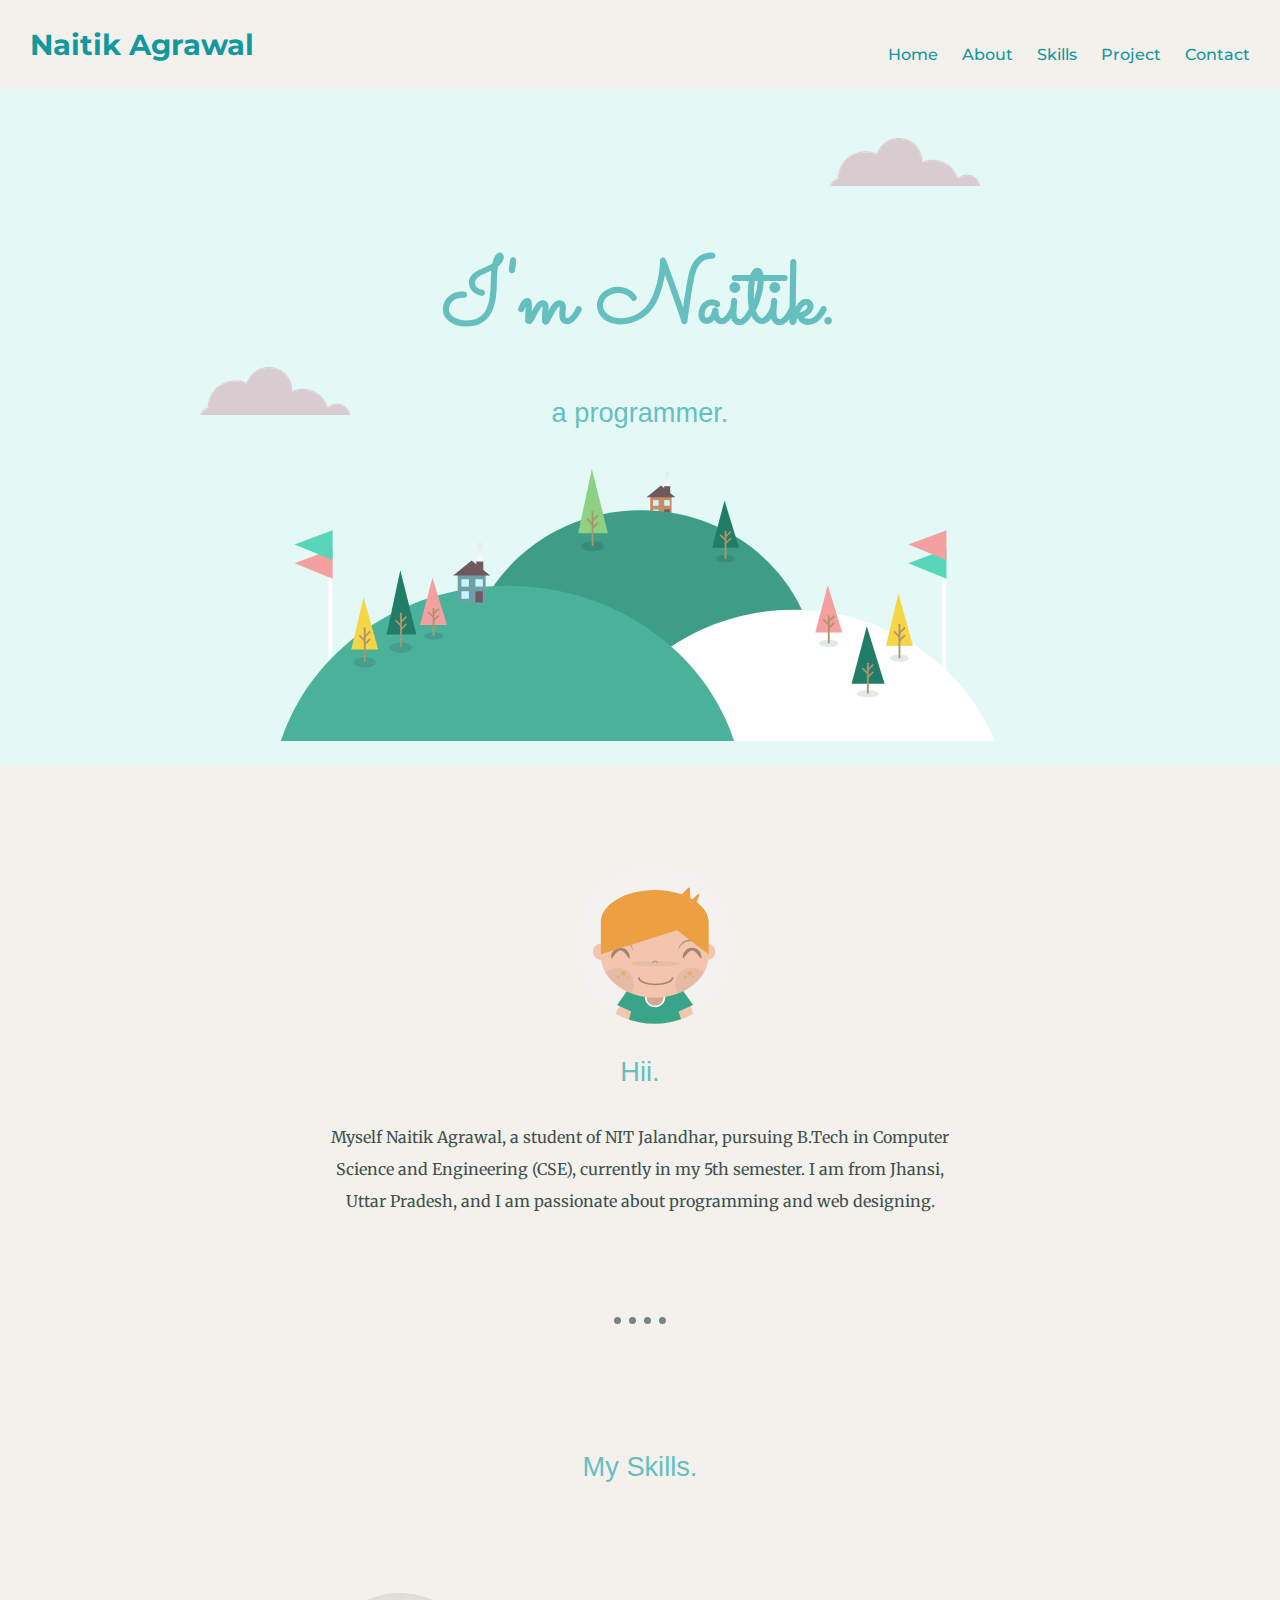
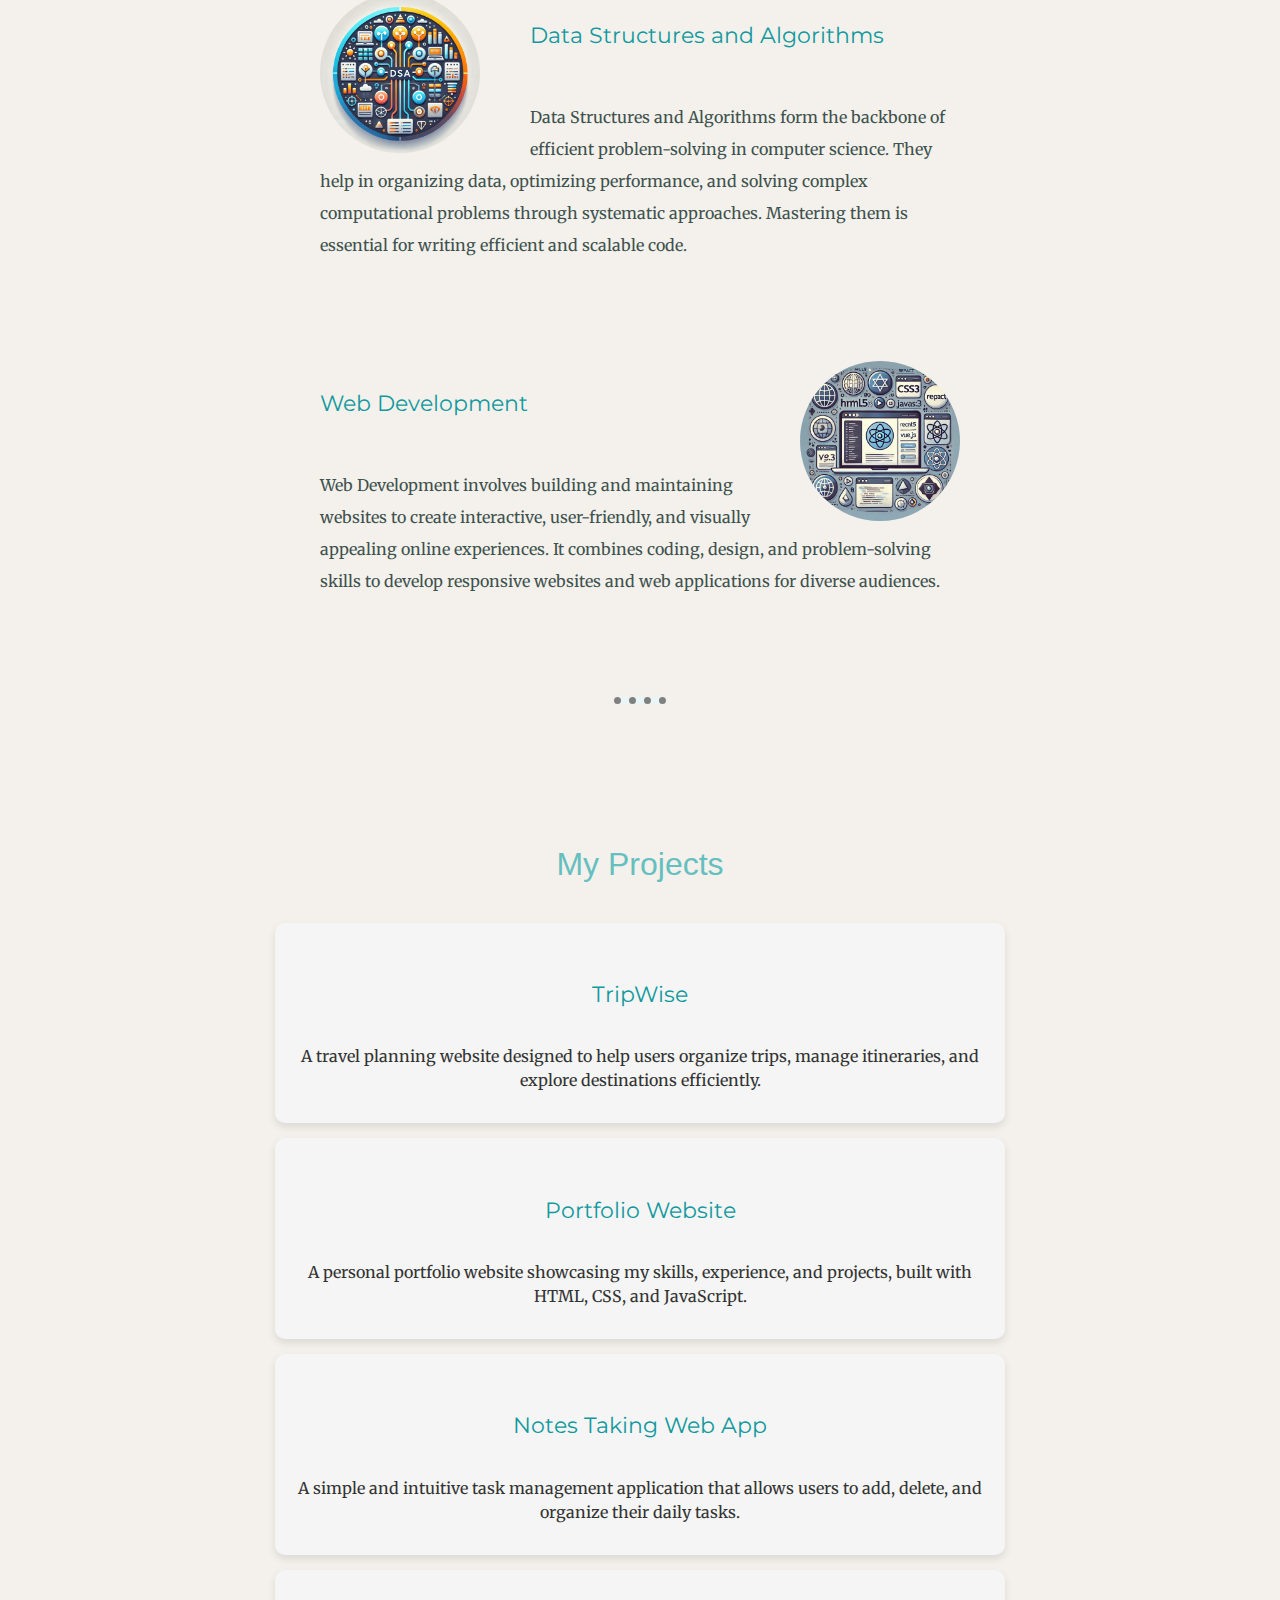
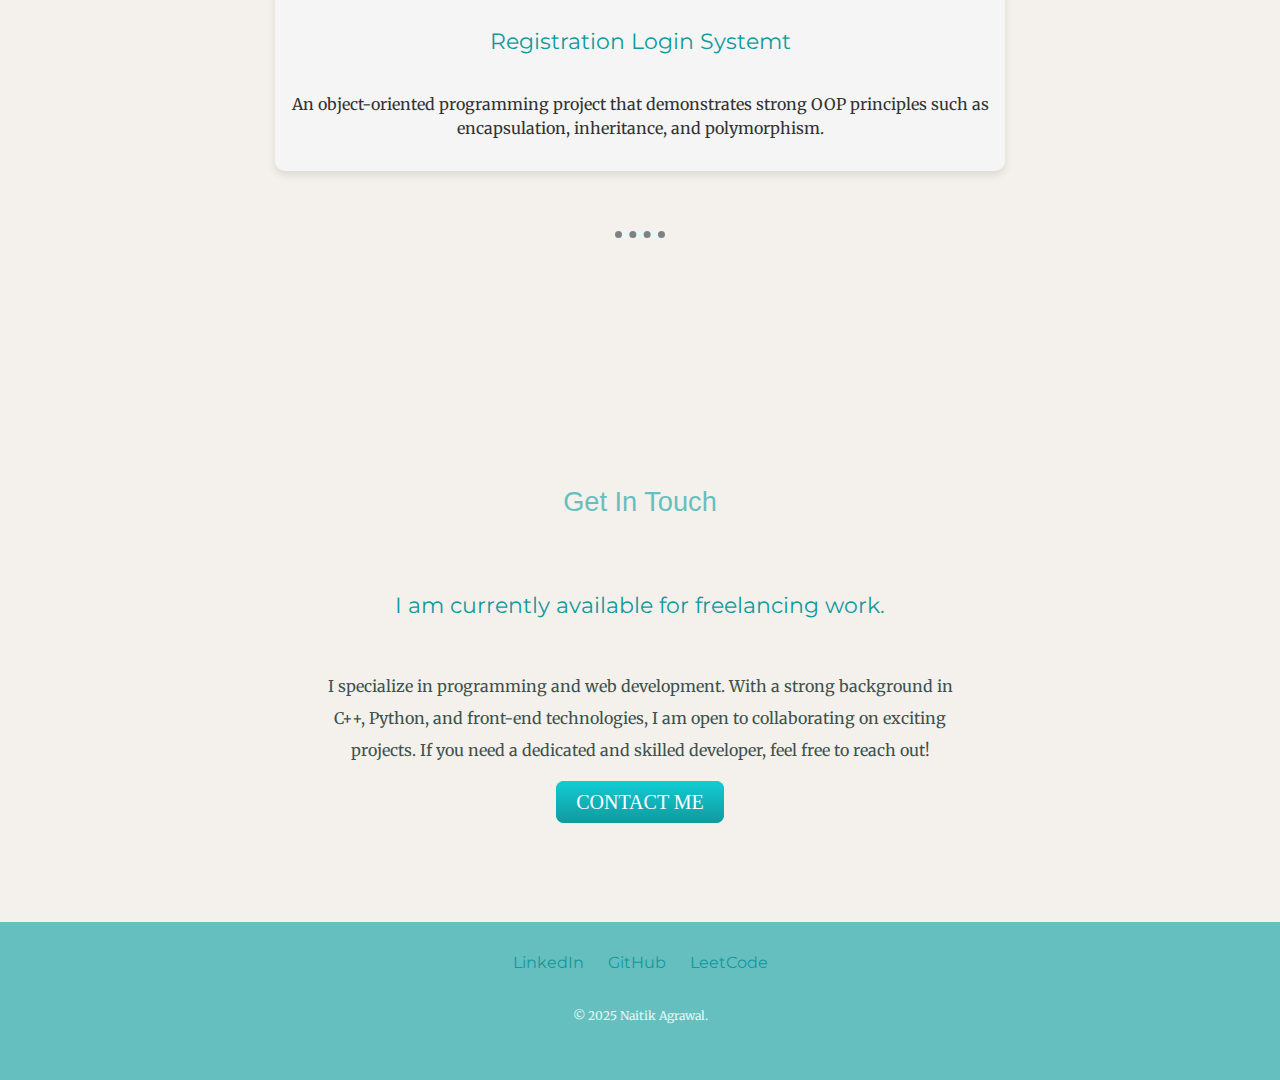
<file: index.html>
<!DOCTYPE html>
<html lang="en">

<head>
  <meta charset="UTF-8">
  <meta name="viewport" content="width=device-width, initial-scale=1.0">
  <title>My_Project</title>
  <link rel="stylesheet" href="style2.css">
  <link rel="icon" href="favicon-32x32.ico">
  <link rel="preconnect" href="https://fonts.googleapis.com">
  <link rel="preconnect" href="https://fonts.gstatic.com" crossorigin>
  <link
    href="https://fonts.googleapis.com/css2?family=Merriweather:wght@300;400;700;900&family=Montserrat:wght@100..900&family=Sacramento&display=swap"
    rel="stylesheet">
  <script src="jav2.js" defer></script>
</head>

<body>

<header class="header">
    <div class="container">
      <a href="#home" class="logo">Naitik Agrawal</a>
      <nav class="navbar">
        <a href="#home" class="navbar-link">Home</a>
        <a href="#about" class="navbar-link">About</a>
        <a href="#skills" class="navbar-link">Skills</a>
        <a href="#projects" class="navbar-link">Project</a>
        <a href="#contact" class="navbar-link">Contact</a>
      </nav>
    </div>
  </header>


  <!-- HOME SECTION -->
  <section id="home" class="basic">
    <div><img class="topcloud" src="cloud.png" alt="cloud-img"></div>
    <h1>I'm Naitik.</h1>
    <h2>a programmer.</h2>
    <img class="bottoncloud" src="cloud.png" alt="cloud-img">
    <img src="land.svg" alt="land-img" width="60%">
  </section>

  <!-- ABOUT SECTION -->
  <section id="about" class="middle-container">
    <div class="profile">
      <img class="img_skill0" src="meii.svg" alt="image">
      <h2>Hii.</h2>
      <p>Myself Naitik Agrawal, a student of NIT Jalandhar, pursuing B.Tech in Computer Science and Engineering (CSE),
        currently in my 5th semester. I am from Jhansi, Uttar Pradesh, and I am passionate about programming and web
        designing.</p>
    </div>
    <hr>
  </section>

  <!-- SKILLS SECTION -->
  <section id="skills" class="skills">
    <h2>My Skills.</h2>
    <div class="skill-row">
      <img class="img_skill1" src="b46cd4a8-7b7d-4652-bb2f-819dfbac0af4.webp" alt="dsa image">
      <h3>Data Structures and Algorithms</h3>
      <p>Data Structures and Algorithms form the backbone of efficient problem-solving in computer science.
        They help in organizing data, optimizing performance, and solving complex computational problems
        through systematic approaches. Mastering them is essential for writing efficient and scalable code.
      </p>
    </div>
    <div class="skill-row">
      <img class="img_skill2" src="985d630e-a834-4d5b-9e8c-a7b5b5ddd760.webp" alt="webdev image">
      <h3>Web Development</h3>
      <p>Web Development involves building and maintaining websites to create interactive, user-friendly, and
        visually appealing online experiences. It combines coding, design, and problem-solving skills to
        develop responsive websites and web applications for diverse audiences.</p>
    </div>
    <hr>
  </section>
   <!-- PROJECTS SECTION -->
<section id="projects" class="projects">
  <h2>My Projects</h2>

  <div class="project-item">
    <h3><a href="https://github.com/NaitikAgrawal043/Travel-Website" target="_blank">TripWise</a></h3>
    <p>A travel planning website designed to help users organize trips, manage itineraries, and explore destinations efficiently.</p>
  </div>

  <div class="project-item">
    <h3><a href="https://github.com/NaitikAgrawal043/Portfolio-website" target="_blank">Portfolio Website</a></h3>
    <p>A personal portfolio website showcasing my skills, experience, and projects, built with HTML, CSS, and JavaScript.</p>
  </div>

  <div class="project-item">
    <h3><a href="https://github.com/NaitikAgrawal043/Notes-Takinge" target="_blank">Notes Taking Web App</a></h3>
    <p>A simple and intuitive task management application that allows users to add, delete, and organize their daily tasks.</p>
  </div>

  <div class="project-item">
    <h3><a href="https://github.com/NaitikAgrawal043/Registration-Login-System" target="_blank">Registration Login Systemt</a></h3>
    <p>An object-oriented programming project that demonstrates strong OOP principles such as encapsulation, inheritance, and polymorphism.</p>
  </div>
  
  <hr>
</section>

  <!-- CONTACT SECTION -->
  <section id="contact" class="contact-me">
    <h2>Get In Touch</h2>
    <h3>I am currently available for freelancing work.</h3>
    <p>I specialize in programming and web development. With a strong background in C++, Python, and front-end
      technologies, I am open to collaborating on exciting projects. If you need a dedicated and skilled developer,
      feel free to reach out!</p>
    <a class="btn" href="mailto:agrawalnaitik043@email.com">CONTACT ME</a>
  </section>

  <!-- FOOTER -->
  <footer class="foot">
    <div class="bottom-container">
      <a class="footer-link"
        href="https://www.linkedin.com/in/naitik-agrawal-9b832128a?utm_source=share&utm_campaign=share_via&utm_content=profile&utm_medium=android_app"
        style="color: #545454;">LinkedIn</a>
      <a class="footer-link" href="https://github.com/NaitikAgrawal043" style="color: #545454;">GitHub</a>
      <a class="footer-link" href="https://leetcode.com/u/Naitik_Agrawal/" style="color: #545454;">LeetCode</a>
      <p class="copyright">© 2025 Naitik Agrawal.</p>
    </div>
  </footer>

</body>
</html>
</file>
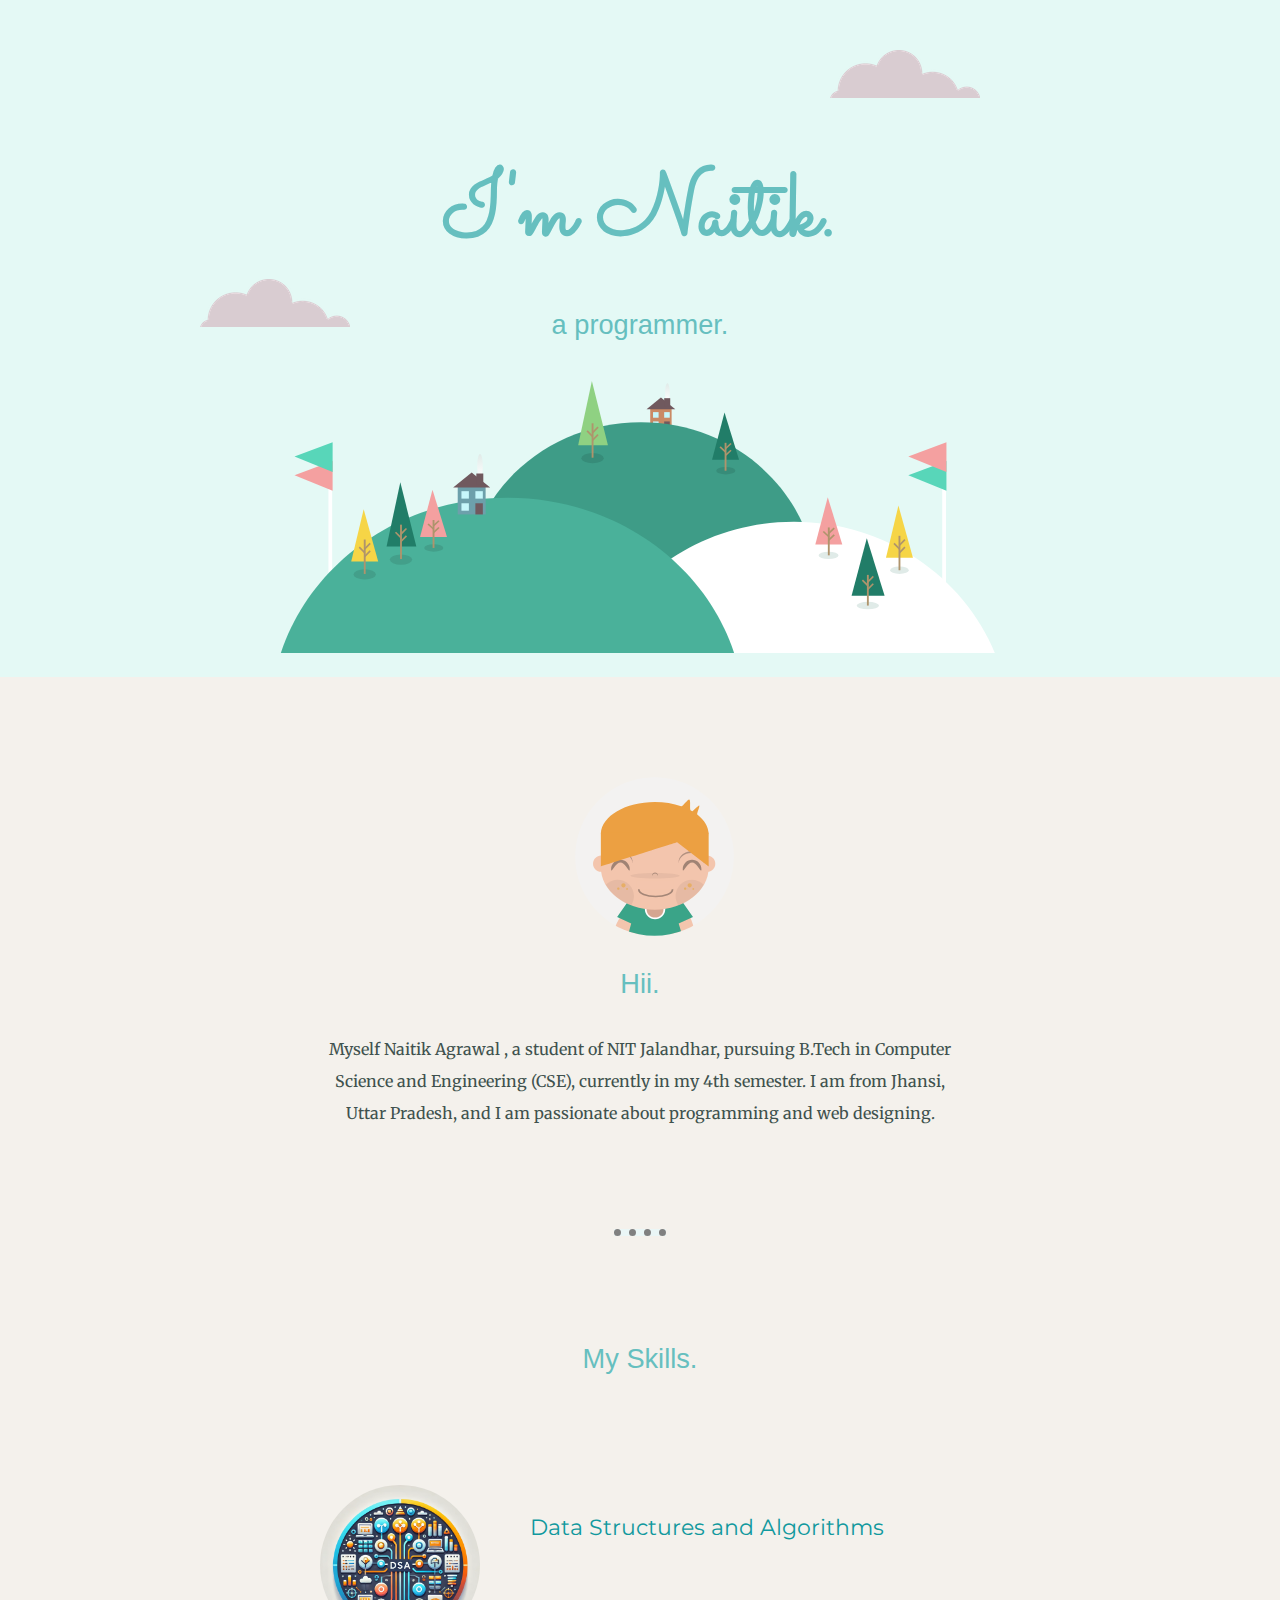
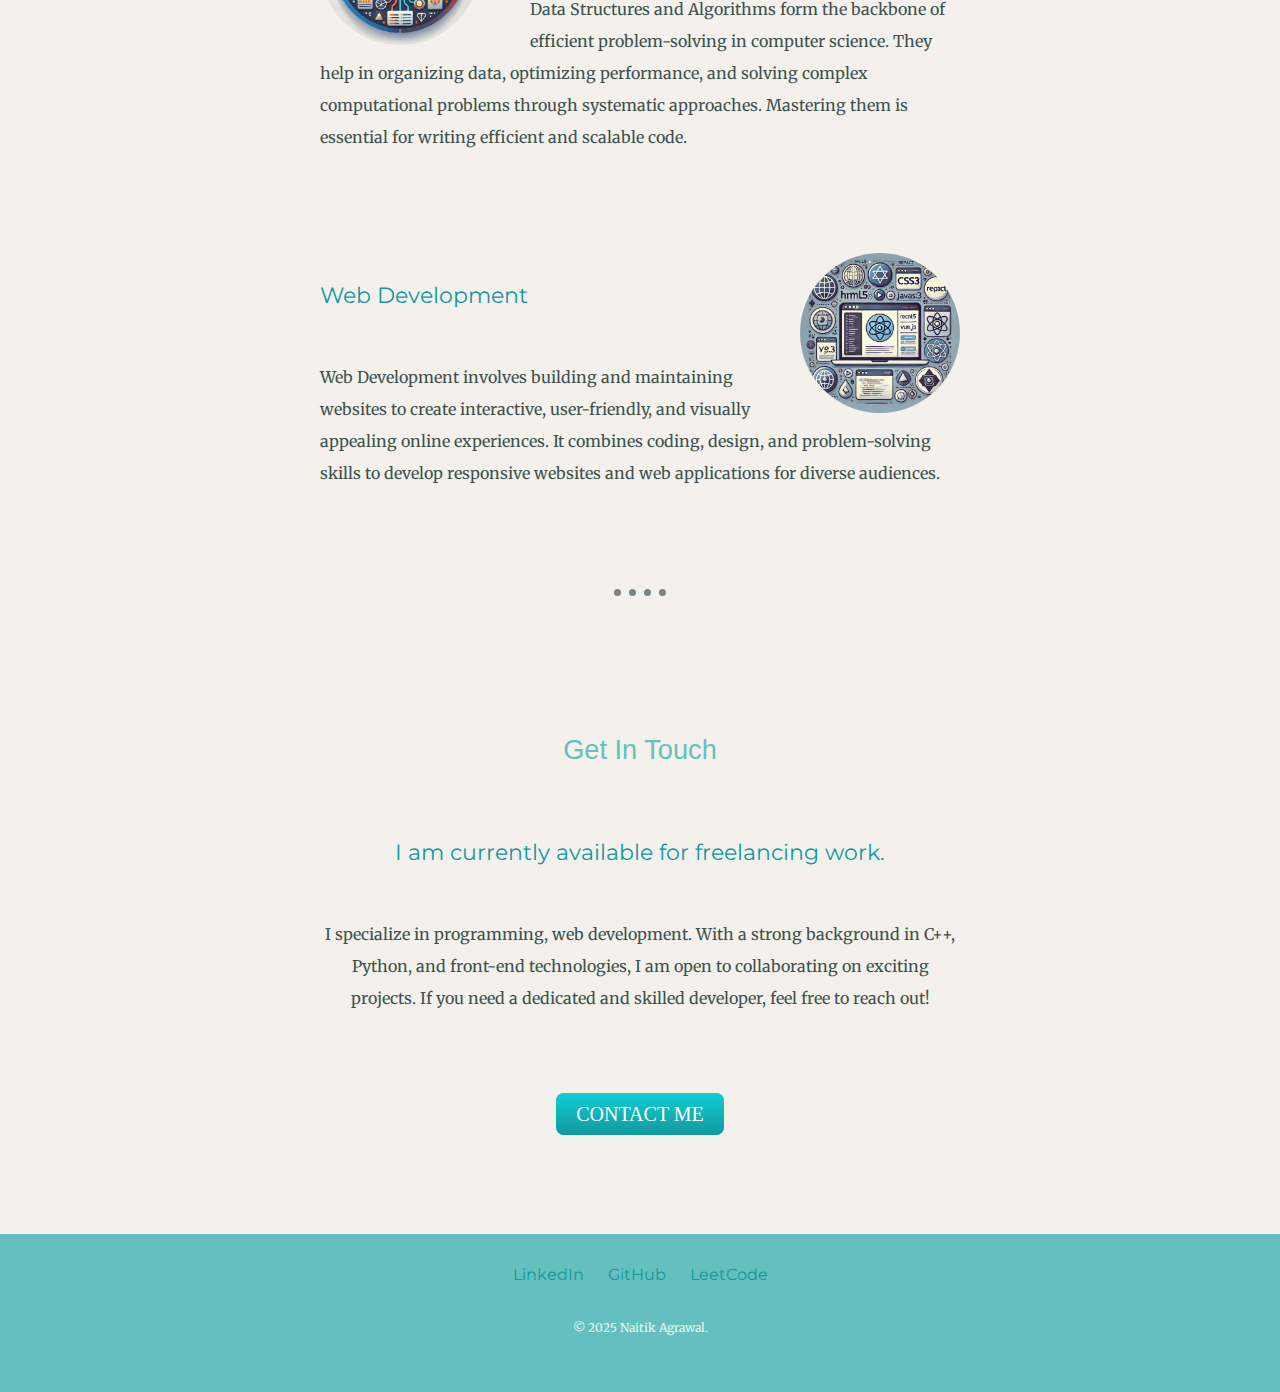
<file: ind.html>
<!DOCTYPE html>
<html lang="en">

<head>
    <meta charset="UTF-8">
    <meta name="viewport" content="width=device-width, initial-scale=1.0">
    <title>My_Project</title>
    <link rel="stylesheet" href="style2.css">
    <link rel="stylesheet" href="jav2.js">
    <link rel="icon" href="favicon-32x32.ico">
    <link rel="preconnect" href="https://fonts.googleapis.com">
    <link rel="preconnect" href="https://fonts.gstatic.com" crossorigin>
    <link
        href="https://fonts.googleapis.com/css2?family=Merriweather:ital,wght@0,300;0,400;0,700;0,900;1,300;1,400;1,700;1,900&family=Montserrat:ital,wght@0,100..900;1,100..900&family=Sacramento&display=swap"
        rel="stylesheet">
    <script src="jav2.js"></script>

</head>

<body>
    <div class="basic">
        <div><img class="topcloud" src="cloud.png" alt="cloud-img"></div>
        <h1> I'm Naitik.</h1>
        <h2>a programmer.</h2>
        <img class="bottoncloud" src="cloud.png" alt="cloud-img">
        <img src="land.svg" alt="cloud-img" width="60%">
    </div>

    <div class="middle-container">
        <div class="profile">
            <img class="img_skill0 " src="meii.svg" alt="image">
            <h2> Hii.</h2>
            <p>Myself Naitik Agrawal , a student of NIT Jalandhar, pursuing B.Tech in Computer Science and Engineering (CSE), currently in
                my 4th semester. I am from Jhansi, Uttar Pradesh, and I am passionate about programming and web designing.</p>

        </div>
        <hr>
        <br>
        <div class="skills">
            <h2>My Skills.</h2>
            <div class="skill-row">
                <img class="img_skill1" src="b46cd4a8-7b7d-4652-bb2f-819dfbac0af4.webp" alt="dsa image">
                <h3>Data Structures and Algorithms</h3>
                <p>Data Structures and Algorithms form the backbone of efficient problem-solving in computer science.
                    They help in organizing data, optimizing performance, and solving complex computational problems
                    through systematic approaches. Mastering them is essential for writing efficient and scalable code.
                </p>

            </div>
            <div class="skill-row">
                <img class="img_skill2" src="985d630e-a834-4d5b-9e8c-a7b5b5ddd760.webp" alt="webdev image">
                <h3>Web Development</h3>
                <p>Web Development involves building and maintaining websites to create interactive, user-friendly, and
                    visually appealing online experiences. It combines coding, design, and problem-solving skills to
                    develop responsive websites and web applications for diverse audiences.</p>
            </div>
        </div>
        <hr>
        <div class="contact-me">
            <h2>Get In Touch</h2>
            <h3>I am currently available for freelancing work.</h3>
<p>I specialize in programming, web development. With a strong background in C++, Python, and front-end technologies, I am open to collaborating on exciting projects. If you need a dedicated and skilled developer, feel free to reach out!</p>

            <br>
            <br>
            <a class="btn" href="mailto:agrawalnaitik043@email.com">CONTACT ME</a>
        </div>
    </div>

<footer class="foot">
    <div class="bottom-container">
        <a class="footer-link" href="https://www.linkedin.com/in/naitik-agrawal-9b832128a?utm_source=share&utm_campaign=share_via&utm_content=profile&utm_medium=android_app" style="color: #545454;">LinkedIn</a>
        <a class="footer-link" href="https://github.com/NaitikAgrawal043" style="color: #545454;">GitHub</a>
        <a class="footer-link" href="https://leetcode.com/u/Naitik_Agrawal_/" style="color: #545454;">LeetCode</a>
        <p class="copyright"> © 2025 Naitik Agrawal.</p>
    </div>
</footer>
</body>

</html>
</file>
<file: style2.css>
/* HEADER */
.header {
  background: rgb(244, 241, 236);
  padding: 0 20px;
  height: 88px;
  display: flex;
  align-items: center;
  transition: height 0.25s ease-in-out;
}

.header.active {
  height: 350px;
}

.header .container {
  display: flex;
  justify-content: space-between;
  align-items: center;
  width: 100%;
}

.logo {
  color: white;
  font-size: 1.8rem;
  font-family: "Montserrat", sans-serif;
  font-weight: bold;
}

.nav-toggle-btn {
  background: none;
  border: none;
  cursor: pointer;
}

.nav-toggle-btn.active .open,
.nav-toggle-btn .close {
  display: none;
}

.nav-toggle-btn .open,
.nav-toggle-btn.active .close {
  display: block;
}

.nav-toggle-btn ion-icon {
  color: white;
  font-size: 32px;
}

.navbar {
  display: block; /* stack links vertically */
  text-align: left; /* align text to left */
  padding-top: 20px;
  padding-left: 20px; /* little space from the edge */
  width: auto; /* shrink to fit content */
}
.header.active .navbar {
  display: flex;
}

.navbar-list {
  list-style: none;
  padding: 1px;
  margin: 0 0 15px 0;
  text-align: center;
}

.navbar-link {
  color: rgb(120, 187, 246);
  font-weight: 500;
  text-decoration: none;
}

.navbar-link:hover {
  color: #6ac4ee; /* gold hover color for contrast */
}

.btn.btn-secondary {
  background: white;
  color: #11999E !important;
  padding: 10px 18px;
  border-radius: 6px;
  text-decoration: none;
  font-weight: bold;
}

.btn.btn-secondary:hover {
  background: #FFD700;
  color: #11999E !important;
}


body {
   background-color: rgb(244, 241, 236);
   margin: 0%;
   text-align: center;
   font-family: "Merriweather", serif;
   color: #40514E;
   font-size: 100%;
   /* font-weight: 400;
   ont-style: normal; */
} 
h1{
    margin: 50px auto 0px auto;
    font-family: "Sacramento", serif;
    font-size:5.625rem ;
    color: #66BFBF;
    font-weight: bold;
}
h2{ margin-top: 0;
    text-align: center;
    color:  #66BFBF;
    padding: 1em 0;
    padding-bottom: 10px;
    font-size: 170%;
    font-weight: normal;
    font-family: brandon-grotesque, HelveticaNeue-Light, "Helvetica Neue Light", "Helvetica Neue", Helvetica, Arial, "Lucida Grande", sans-serif;
}
p{
    line-height: 2;
}

h3{
    font-family: "Montserrat", serif;
    color: #11999E;
    font-weight: normal;
    padding: 1em 0;
    font-size: 135%;

}
a{
    color: #11999E !important;
    margin: 10px 10px;
    font-family: "Montserrat", serif;
    text-decoration: none;
}
a:hover{
    color: black !important;
}
hr{
    background-color:#EAF6F6;
    border-style:dotted none none;
    border-color: grey;
    border-width: 7px;
    height: 0px;
    width: 4%;
    margin: 60px auto;
}
.basic{
    position: relative;
    background-color: #E4F9F5;
    padding: 20px;
    padding-top: 100px;
    text-align: center;
}
.topcloud{

position: absolute;
right: 300px;
top: 50px;
}
.bottoncloud{
    position: absolute;
    left: 200px;
    bottom: 350px;
}
.middle-container{
  padding: auto;
  margin: 100px 0px;
}
.bottom-container{
 padding-top: 30px;
 /* margin: 100px 0px; */
 background-color: #66BFBF;
 text-align: center;
padding-bottom: 20px;
}

.img_skill0{
    text-align: center;
    width: 25%;
    border-radius: 50%; /* Make the image circular */
    object-fit: cover;
    margin-left: 30px;
}.img_skill1{
    width: 25%;
    border-radius: 50%; /* Make the image circular */
    object-fit: cover;
    float: left;
    margin-right: 50px;
    /* vertical-align: middle; */
}
.img_skill2{
    margin-left: 30px;
    width: 25%;
    border-radius: 50%; /* Make the image circular */
    object-fit: cover;
    float: right;
    /* vertical-align: middle; */
}
.skill-row{
    width: 50%;
    margin: 100px auto 100px auto;
    text-align: left;
    line-height: 2;
}
.projects {
  padding: 50px 20px;
  text-align: center;
}

.projects h2 {
  font-size: 2rem;
  margin-bottom: 30px;
  color: #66BFBF;
}

.project-item {
  background-color: #f5f5f5;
  color: #333;
  padding: 15px;
  margin: 15px auto;
  max-width: 700px;
  border-radius: 10px;
  box-shadow: 0 4px 8px rgba(0,0,0,0.1);
}

.project-item h3 {
  margin-bottom: 10px;
  color: #11999E;
}

.project-item p {
  font-size: 1rem;
  line-height: 1.5;
}

.profile{
    width: 50%;
    margin: 100px auto 100px auto;
}

.contact-me{
    width: 50%;
    margin: 100px auto 100px auto;
    text-align: center;
    line-height: 2;
}
.btn {
    margin-top: 30px;
    background: #11cdd4;
    background-image: -webkit-linear-gradient(top, #11cdd4, #11999e);
    background-image: -moz-linear-gradient(top, #11cdd4, #11999e);
    background-image: -ms-linear-gradient(top, #11cdd4, #11999e);
    background-image: -o-linear-gradient(top, #11cdd4, #11999e);
    background-image: linear-gradient(to bottom, #11cdd4, #11999e);
    -webkit-border-radius: 8;
    -moz-border-radius: 8;
    border-radius: 8px;
    font-family: Georgia;
    color: #ffffff !important;
    font-size: 20px;
    padding: 10px 20px 10px 20px;
    text-decoration: none;
  }
  
  .btn:hover {
    background: #30e3cb;
    background-image: -webkit-linear-gradient(top, #30e3cb,  #2bc4ad);
    background-image: -moz-linear-gradient(top, #30e3cb,  #2bc4ad);
    background-image: -ms-linear-gradient(top, #30e3cb,  #2bc4ad);
    background-image: -o-linear-gradient(top, #30e3cb,  #2bc4ad);
    background-image: linear-gradient(to bottom, #30e3cb,  #2bc4ad);
    text-decoration: none;
  }

  .copyright{
    color: #E4F9F5;
    font-size: 0.75rem;
    padding: 20px;
  }
</file>
